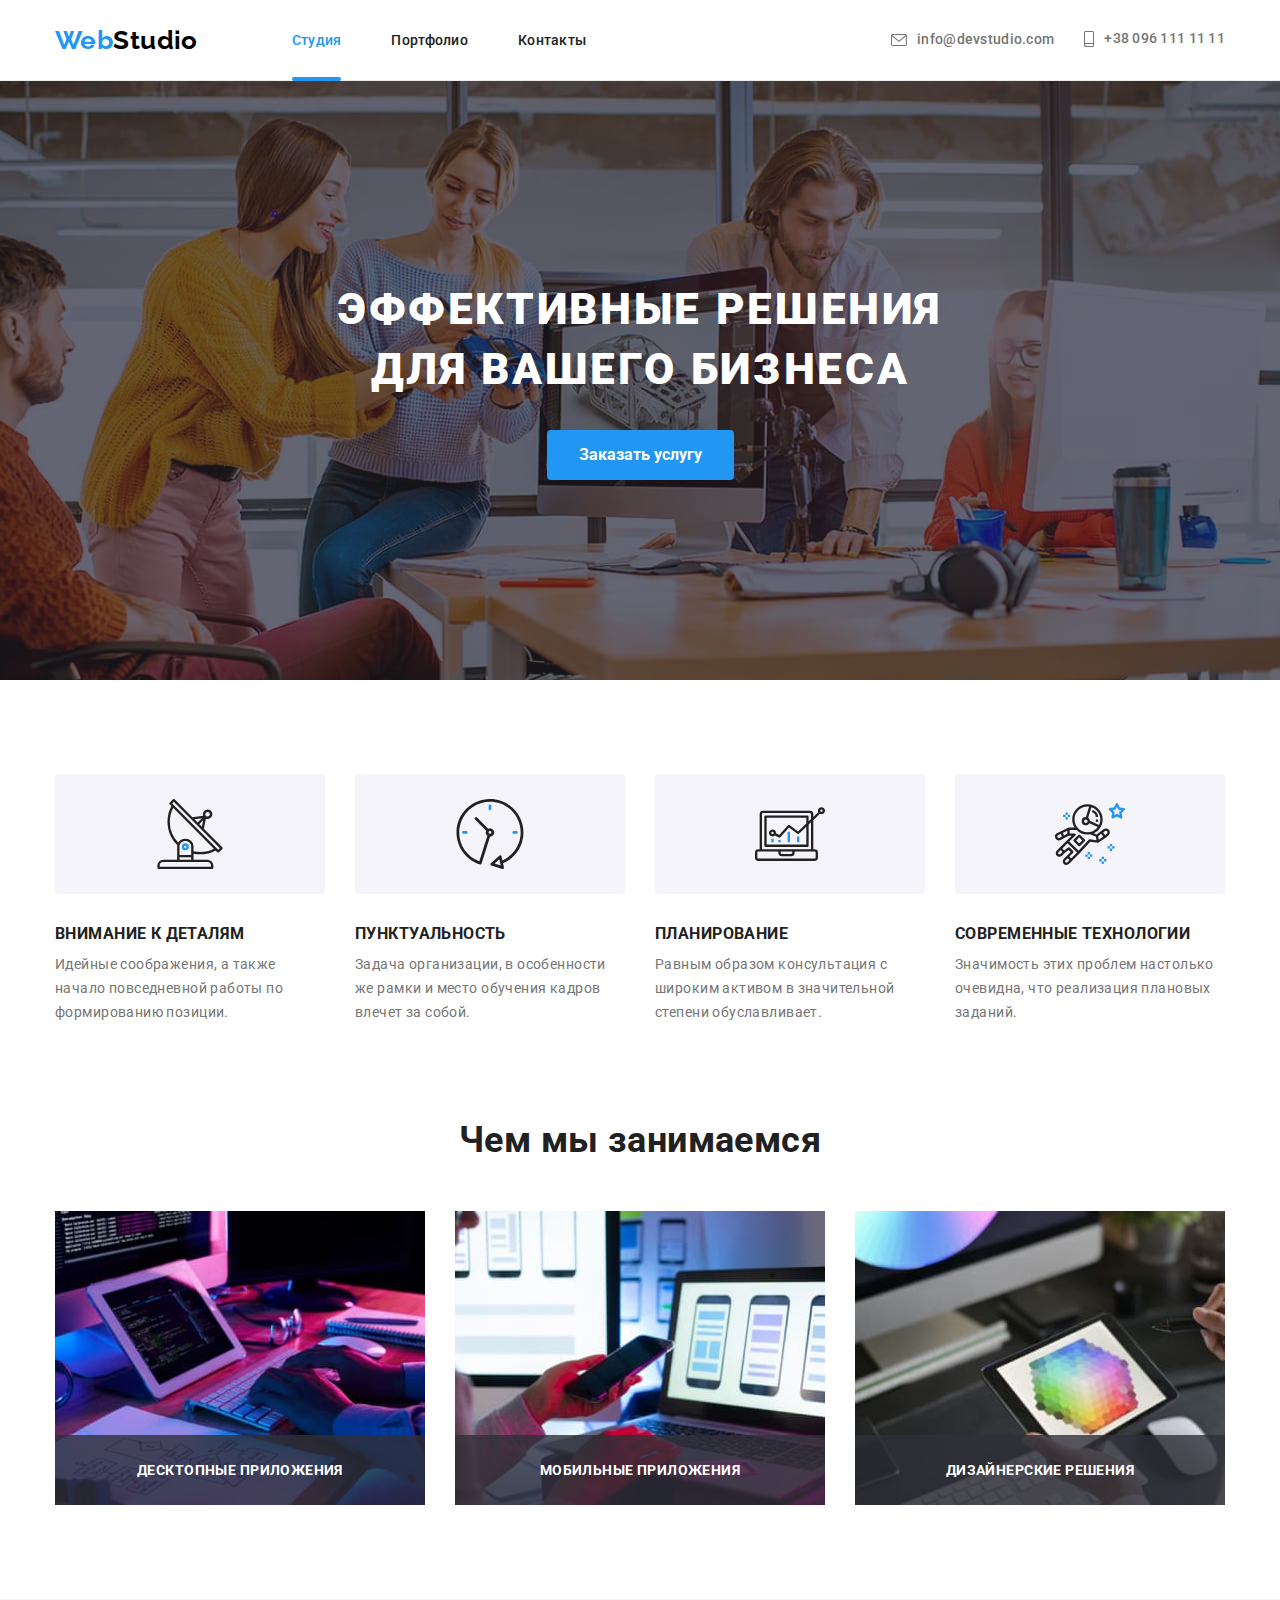
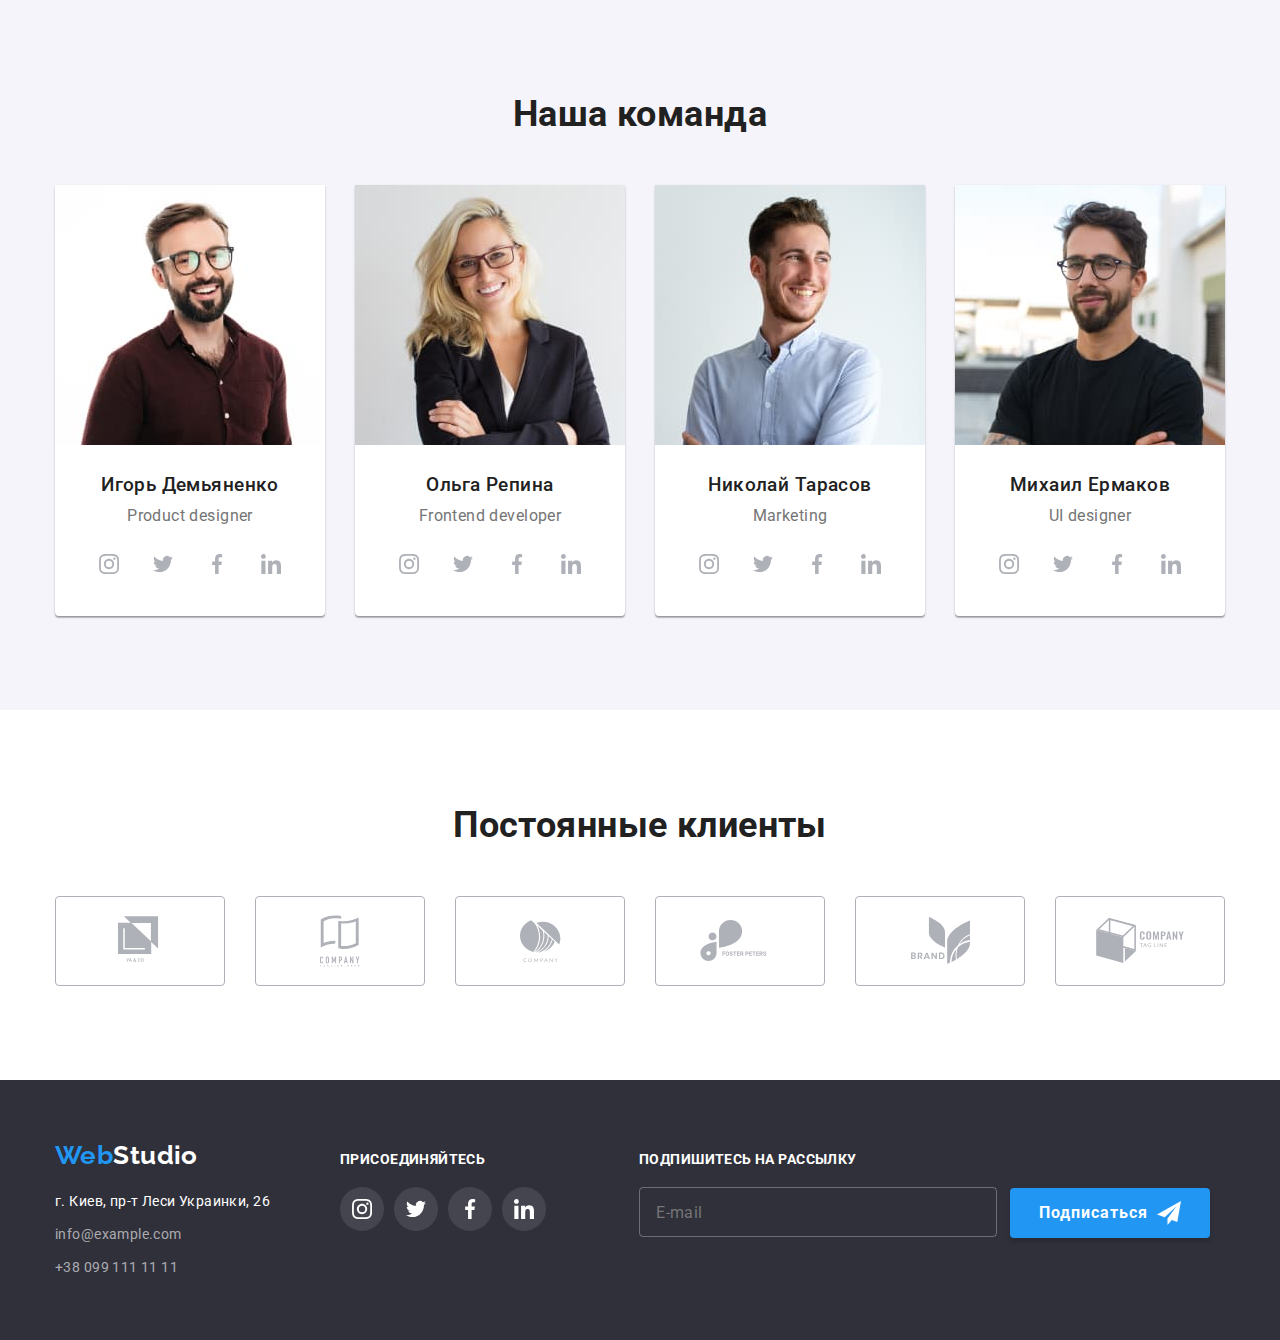
<file: index.html>
<!DOCTYPE html>
<html lang="ru">
  <head>
    <meta charset="UTF-8" />
    <meta name="viewport" content="width=device-width, initial-scale=1.0" />
    <link rel="preconnect" href="https://fonts.gstatic.com" />
    <link
      href="https://fonts.googleapis.com/css2?family=Raleway:wght@400;700&family=Roboto:wght@400;500;700;900&display=swap"
      rel="stylesheet"
    />
    <link
      rel="stylesheet"
      href="https://cdnjs.cloudflare.com/ajax/libs/modern-normalize/1.0.0/modern-normalize.min.css"
    />
    <link rel="stylesheet" href="./css/styles.css" />
    <title>Главная</title>
  </head>
  <body>
    <!-- Секция хедера -->
    <header class="page-header">
      <div class="container header flex">
        <nav class="header-nav flex">
          <a class="logo" href="./index.html" lang="en"
            ><span class="accent">Web</span>Studio</a
          >
          <ul class="nav-list list flex">
            <li class="nav-item current">
              <a class="nav-link current" href="./index.html">Студия</a>
            </li>
            <li class="nav-item">
              <a class="nav-link" href="./portfolio.html">Портфолио</a>
            </li>
            <li class="nav-item">
              <a class="nav-link" href="#contact">Контакты</a>
            </li>
          </ul>
        </nav>
        <ul class="contacts-list list flex">
          <li class="item">
            <a class="contacts-link header" href="mailto:info@devstudio.com">
              <svg class="icon-envelope">
                <use href="./images/sprite.svg#icon-envelope"></use>
              </svg>
              info@devstudio.com</a
            >
          </li>
          <li class="item">
            <a class="contacts-link header" href="tel:+380961111111"
              ><svg class="icon-smartphone">
                <use href="./images/sprite.svg#icon-smartphone"></use>
              </svg>
              +38 096 111 11 11</a
            >
          </li>
        </ul>
      </div>
    </header>
    <main>
      <!-- Модальное окно -->
      <div class="backdrop is-hidden" data-modal>
        <div class="modal">
          <button type="button" class="modal-close-btn" data-modal-close>
            <svg class="icon-cross">
              <use href="./images/sprite.svg#icon-form-cross"></use>
            </svg>
          </button>
          <p class="form-title">Оставьте свои данные, мы вам перезвоним</p>
          <form class="form-structure js-speaker-form" autocomplete="off">
            <div class="form-field">
              <label class="form-label" for="name">Имя</label>
              <div class="input-icon">
                <input class="form-input" type="text" name="name" id="name">
                <svg class="form-icon">
                  <use href=./images/sprite.svg#icon-form-name></use>
                </svg>
              </div>
            </div>
            <div class="form-field">
              <label class="form-label" for="tel">Телефон</label>
              <div class="input-icon">
                <input class="form-input" type="tel" name="tel" id="tel">
                <svg class="form-icon">
                  <use href=./images/sprite.svg#icon-form-tel></use>
                </svg>
              </div>
            </div>
            <div class="form-field">
              <label class="form-label" for="email">Почта</label>
              <div class="input-icon">
                <input class="form-input" type="email" name="email" id="email">
                <svg class="form-icon">
                  <use href="./images/sprite.svg#icon-form-email"></use>
                </svg>
              </div>
            </div>
            <div class="form-field">
              <label class="form-label" for="comment">Комментарий</label>
              <textarea class="form-textarea" name="comment" id="comment" rows="8" placeholder="Введите текст"></textarea>
            </div>
            <div class="form-field policy-field">
              <label class="label-policy">
                <input class="input-policy" type="checkbox" name="policy" id="policy">
                <span class="icon-checkbox"></span>
                Соглашаюсь с рассылкой и принимаю<a href="" class="agreement-link">Условия договора</a>
              </label>
            </div>
            <button class="button-submit" type="submit">Отправить</button>
          </form>
        </div>
      </div>
      <!-- Секция героя -->
      <section class="hero flex">
        <div class="container">
          <h1 class="hero-title">Эффективные решения для вашего бизнеса</h1>
          <!-- Временно оформлена как ссылка -->
          <button type="button" class="hero-button" data-modal-open>
            Заказать услугу
          </button>
        </div>
      </section>
      <!-- Секция преимуществ -->
      <section class="advantages">
        <div class="container">
          <!-- В будущем сделать Н2 скрытым заголовком корректно -->
          <h2 class="advantages-title-main visuallyhidden">
            Наши преимущества
          </h2>
          <ul class="advantages-list list flex">
            <li class="item">
              <div class="advantages-thumb">
                <svg class="advantages-icon">
                  <use href="./images/sprite.svg#icon-antenna"></use>
                </svg>
              </div>
              <h3 class="advantages-title">Внимание к деталям</h3>
              <p class="advantages-text">
                Идейные соображения, а также начало повседневной работы по
                формированию позиции.
              </p>
            </li>
            <li class="item">
              <div class="advantages-thumb">
                <svg class="advantages-icon">
                  <use href="./images/sprite.svg#icon-clock"></use>
                </svg>
              </div>
              <h3 class="advantages-title">Пунктуальность</h3>
              <p class="advantages-text">
                Задача организации, в особенности же рамки и место обучения
                кадров влечет за собой.
              </p>
            </li>
            <li class="item">
              <div class="advantages-thumb">
                <svg class="advantages-icon">
                  <use href="./images/sprite.svg#icon-diagram"></use>
                </svg>
              </div>
              <h3 class="advantages-title">Планирование</h3>
              <p class="advantages-text">
                Равным образом консультация с широким активом в значительной
                степени обуславливает.
              </p>
            </li>
            <li class="item">
              <div class="advantages-thumb">
                <svg class="advantages-icon">
                  <use href="./images/sprite.svg#icon-astronaut"></use>
                </svg>
              </div>
              <h3 class="advantages-title">Современные технологии</h3>
              <p class="advantages-text">
                Значимость этих проблем настолько очевидна, что реализация
                плановых заданий.
              </p>
            </li>
          </ul>
        </div>
      </section>
      <!-- Секция деятельности -->
      <section class="activity">
        <div class="container">
          <h2 class="activity-title">Чем мы занимаемся</h2>
          <ul class="activity-list list flex">
            <li class="activity-item">
              <img
                src="./images/codding.jpg"
                alt="Создание разметки вебстраницы"
              />
              <p class="activity-text">десктопные приложения</p>
            </li>
            <li class="activity-item">
              <img
                src="./images/prototyping.jpg"
                alt="Прототипирование вебстраницы"
              />
              <p class="activity-text">мобильные приложения</p>
            </li>
            <li class="activity-item">
              <img
                src="./images/web-design.jpg"
                alt="Выбор цвета на цифровой палитре"
              />
              <p class="activity-text">дизайнерские решения</p>
            </li>
          </ul>
        </div>
      </section>
      <!-- Секция команды -->
      <section class="team section">
        <div class="container">
          <h2 class="team-title">Наша команда</h2>
          <ul class="team-card-list list flex">
            <li class="team-card">
              <img src="./images/team-one.jpg" alt="Дизайнер продукта" />
              <div class="team-card-content">
                <h3 class="team-card-title">Игорь Демьяненко</h3>
                <p class="team-card-text" lang="en">Product designer</p>
              </div>
              <ul class="team-social list flex">
                <li class="team-social-item">
                  <a class="team-social-link flex" href="">
                    <svg class="team-icon">
                      <use href="./images/sprite.svg#icon-instagram-logo"></use>
                    </svg>
                  </a>
                </li>
                <li class="team-social-item">
                  <a class="team-social-link flex" href="">
                    <svg class="team-icon">
                      <use href="./images/sprite.svg#icon-twitter-logo"></use>
                    </svg>
                  </a>
                </li>
                <li class="team-social-item">
                  <a class="team-social-link flex" href="">
                    <svg class="team-icon">
                      <use href="./images/sprite.svg#icon-facebook-logo"></use>
                    </svg>
                  </a>
                </li>
                <li class="team-social-item">
                  <a class="team-social-link flex" href="">
                    <svg class="team-icon">
                      <use href="./images/sprite.svg#icon-linkedin-logo"></use>
                    </svg>
                  </a>
                </li>
              </ul>
            </li>
            <li class="team-card">
              <img src="./images/team-two.jpg" alt="Фронтенд разработчик" />
              <div class="team-card-content">
                <h3 class="team-card-title">Ольга Репина</h3>
                <p class="team-card-text" lang="en">Frontend developer</p>
              </div>
              <ul class="team-social list flex">
                <li class="team-social-item">
                  <a class="team-social-link flex" href="">
                    <svg class="team-icon">
                      <use href="./images/sprite.svg#icon-instagram-logo"></use>
                    </svg>
                  </a>
                </li>
                <li class="team-social-item">
                  <a class="team-social-link flex" href="">
                    <svg class="team-icon">
                      <use href="./images/sprite.svg#icon-twitter-logo"></use>
                    </svg>
                  </a>
                </li>
                <li class="team-social-item">
                  <a class="team-social-link flex" href="">
                    <svg class="team-icon">
                      <use href="./images/sprite.svg#icon-facebook-logo"></use>
                    </svg>
                  </a>
                </li>
                <li class="team-social-item">
                  <a class="team-social-link flex" href="">
                    <svg class="team-icon">
                      <use href="./images/sprite.svg#icon-linkedin-logo"></use>
                    </svg>
                  </a>
                </li>
              </ul>
            </li>
            <li class="team-card">
              <img src="./images/team-three.jpg" alt="Маркетолог" />
              <div class="team-card-content">
                <h3 class="team-card-title">Николай Тарасов</h3>
                <p class="team-card-text" lang="en">Marketing</p>
              </div>
              <ul class="team-social list flex">
                <li class="team-social-item">
                  <a class="team-social-link flex" href="">
                    <svg class="team-icon">
                      <use href="./images/sprite.svg#icon-instagram-logo"></use>
                    </svg>
                  </a>
                </li>
                <li class="team-social-item">
                  <a class="team-social-link flex" href="">
                    <svg class="team-icon">
                      <use href="./images/sprite.svg#icon-twitter-logo"></use>
                    </svg>
                  </a>
                </li>
                <li class="team-social-item">
                  <a class="team-social-link flex" href="">
                    <svg class="team-icon">
                      <use href="./images/sprite.svg#icon-facebook-logo"></use>
                    </svg>
                  </a>
                </li>
                <li class="team-social-item">
                  <a class="team-social-link flex" href="">
                    <svg class="team-icon">
                      <use href="./images/sprite.svg#icon-linkedin-logo"></use>
                    </svg>
                  </a>
                </li>
              </ul>
            </li>
            <li class="team-card">
              <img src="./images/team-four.jpg" alt="Дизайнер интерфейса" />
              <div class="team-card-content">
                <h3 class="team-card-title">Михаил Ермаков</h3>
                <p class="team-card-text" lang="en">UI designer</p>
              </div>
              <ul class="team-social list flex">
                <li class="team-social-item">
                  <a class="team-social-link flex" href="">
                    <svg class="team-icon">
                      <use href="./images/sprite.svg#icon-instagram-logo"></use>
                    </svg>
                  </a>
                </li>
                <li class="team-social-item">
                  <a class="team-social-link flex" href="">
                    <svg class="team-icon">
                      <use href="./images/sprite.svg#icon-twitter-logo"></use>
                    </svg>
                  </a>
                </li>
                <li class="team-social-item">
                  <a class="team-social-link flex" href="">
                    <svg class="team-icon">
                      <use href="./images/sprite.svg#icon-facebook-logo"></use>
                    </svg>
                  </a>
                </li>
                <li class="team-social-item">
                  <a class="team-social-link flex" href="">
                    <svg class="team-icon">
                      <use href="./images/sprite.svg#icon-linkedin-logo"></use>
                    </svg>
                  </a>
                </li>
              </ul>
            </li>
          </ul>
        </div>
      </section>
      <!-- Секция постоянные клиенты -->
      <section class="clients">
        <div class="container">
          <h2 class="clients-title">Постоянные клиенты</h2>
          <ul class="clients-list list">
            <li class="clients-item">
              <a class="clients-link link" href="">
                <svg class="clients-icons clients-icon-1">
                  <use href="./images/sprite.svg#icon-client-logo-1"></use>
                </svg>
              </a>
            </li>
            <li class="clients-item">
              <a class="clients-link link" href="">
                <svg class="clients-icons clients-icon-2">
                  <use href="./images/sprite.svg#icon-client-logo-2"></use>
                </svg>
              </a>
            </li>
            <li class="clients-item">
              <a class="clients-link link" href="">
                <svg class="clients-icons clients-icon-3">
                  <use href="./images/sprite.svg#icon-client-logo-3"></use>
                </svg>
              </a>
            </li>
            <li class="clients-item">
              <a class="clients-link link" href="">
                <svg class="clients-icons clients-icon-4">
                  <use href="./images/sprite.svg#icon-client-logo-4"></use>
                </svg>
              </a>
            </li>
            <li class="clients-item">
              <a class="clients-link link" href="">
                <svg class="clients-icons clients-icon-5">
                  <use href="./images/sprite.svg#icon-client-logo-5"></use>
                </svg>
              </a>
            </li>
            <li class="clients-item">
              <a class="clients-link link" href="">
                <svg class="clients-icons clients-icon-6">
                  <use href="./images/sprite.svg#icon-client-logo-6"></use>
                </svg>
              </a>
            </li>
          </ul>
        </div>
      </section>
    </main>
    <!-- Секция футера -->
    <footer class="page-footer">
      <div class="container">
        <ul class="footer-block list">
          <li class="footer-adress-part">
            <a class="logo inverse" href="./index.html" lang="en"
              ><span class="accent">Web</span>Studio</a
            >
            <address>
              <ul class="contacts-footer list">
                <li class="item">
                  <a
                    class="address-google"
                    href="https://www.google.com/maps/place/бул.+Леси+Украинки,+26,+Киев,+02000/@50.4265807,30.5361971,17z/data=!3m1!4b1!4m5!3m4!1s0x40d4cf0e033ecbe9:0x57a4dffefec77da0!8m2!3d50.4265807!4d30.5383858"
                    >г. Киев, пр-т Леси Украинки, 26</a
                  >
                </li>
                <li class="item" id="contact">
                  <a class="contacts-link footer" href="mailto:info@example.com"
                    >info@example.com</a
                  >
                </li>
                <li class="item">
                  <a class="contacts-link footer" href="tel:+380991111111"
                    >+38 099 111 11 11</a
                  >
                </li>
              </ul>
            </address>
          </li>
          <li>
            <p class="footer-title">присоединяйтесь</p>
            <ul class="social-footer-list list flex">
              <li class="studio-social">
                <a class="studio-social-link link" href="">
                  <svg class="studio-social-icon">
                    <use href="./images/sprite.svg#icon-instagram-logo"></use>
                  </svg>
                </a>
              </li>
              <li class="studio-social">
                <a class="studio-social-link link" href="">
                  <svg class="studio-social-icon">
                    <use href="./images/sprite.svg#icon-twitter-logo"></use>
                  </svg>
                </a>
              </li>
              <li class="studio-social">
                <a class="studio-social-link link" href="">
                  <svg class="studio-social-icon">
                    <use href="./images/sprite.svg#icon-facebook-logo"></use>
                  </svg>
                </a>
              </li>
              <li class="studio-social">
                <a class="studio-social-link link" href="">
                  <svg class="studio-social-icon">
                    <use href="./images/sprite.svg#icon-linkedin-logo"></use>
                  </svg>
                </a>
              </li>
            </ul>
            <li class="form-item">
              <b class="footer-title">подпишитесь на рассылку</b>
              <form class="sign-form-footer" autocomplete="off">
                <input class="form-footer-input" type="email" name="email" placeholder="E-mail"/>
                <button type="submit" class="sign-button">Подписаться
                  <svg class="icon-sign">
                    <use href="./images/sprite.svg#icon-paper-plane"></use>
                  </svg>
                </button>
                </div>
                </form>
            </li>
          </li>
        </ul>
      </div>
    </footer>
    <script src="./js/modal.js"></script>
  </body>
</html>
</file>
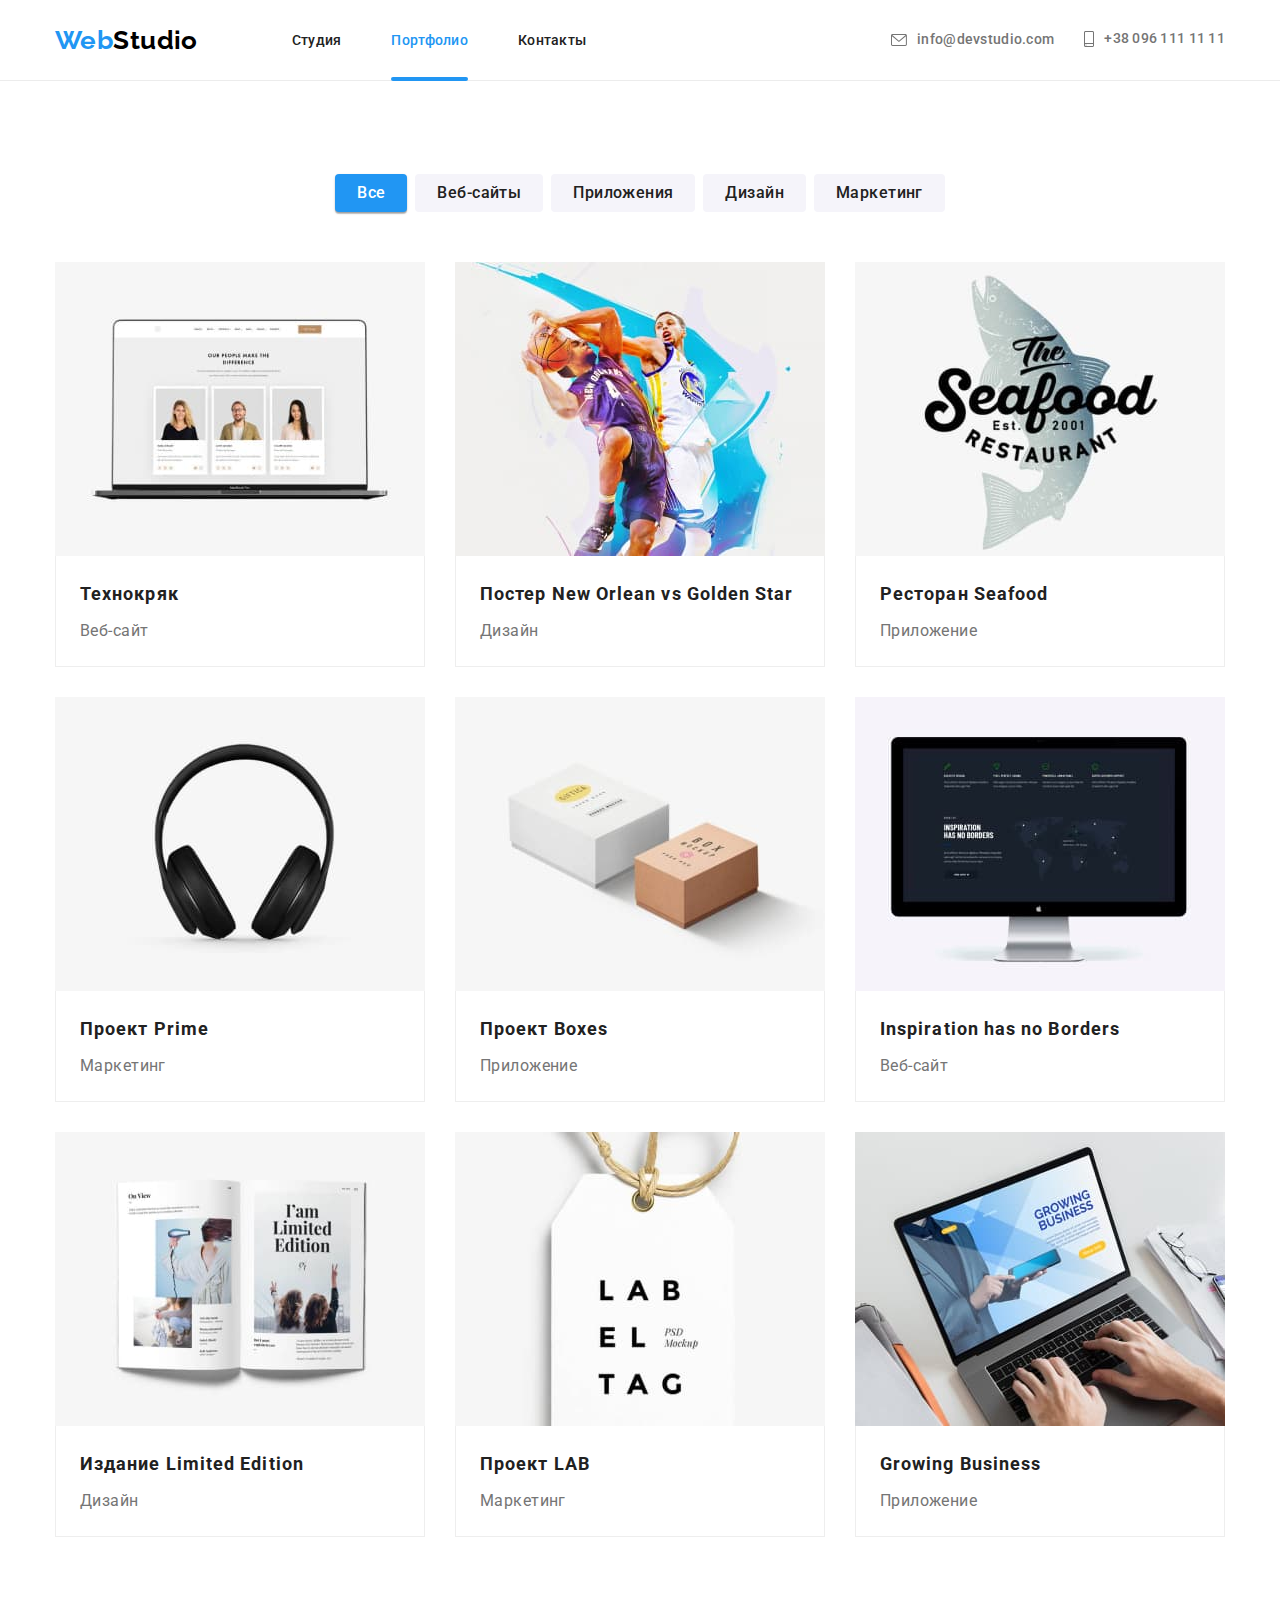
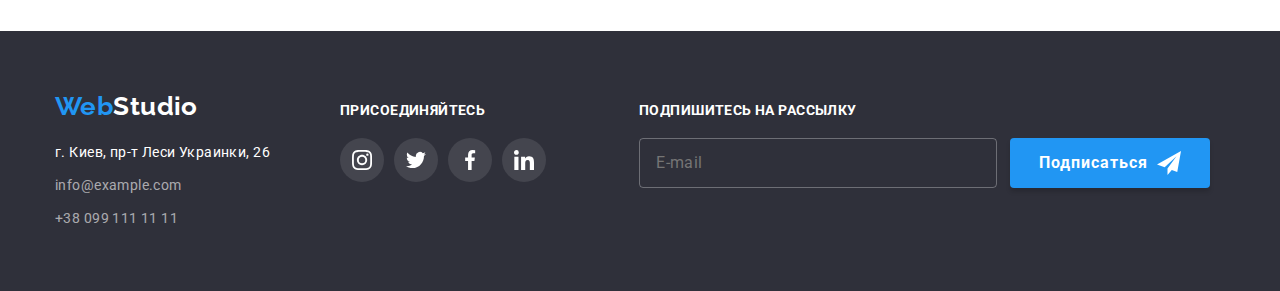
<file: portfolio.html>
<!DOCTYPE html>
<html lang="ru">
  <head>
    <meta charset="UTF-8" />
    <meta name="viewport" content="width=device-width, initial-scale=1.0" />
    <link rel="preconnect" href="https://fonts.gstatic.com" />
    <link
      href="https://fonts.googleapis.com/css2?family=Raleway:wght@400;700&family=Roboto:wght@400;500;700;900&display=swap"
      rel="stylesheet"
    />
    <link
      rel="stylesheet"
      href="https://cdnjs.cloudflare.com/ajax/libs/modern-normalize/1.0.0/modern-normalize.min.css"
    />
    <link rel="stylesheet" href="./css/styles.css" />
    <title>Портфолио</title>
  </head>
  <body>
    <!-- Секция хедера -->
    <header class="page-header">
      <div class="container header flex">
        <nav class="header-nav flex">
          <a class="logo" href="./index.html" lang="en"
            ><span class="accent">Web</span>Studio</a
          >
          <ul class="nav-list list flex">
            <li class="nav-item">
              <a class="nav-link" href="./index.html">Студия</a>
            </li>
            <li class="nav-item">
              <a class="nav-link current" href="./portfolio.html">Портфолио</a>
            </li>
            <li class="nav-item">
              <a class="nav-link" href="#contact">Контакты</a>
            </li>
          </ul>
        </nav>
        <ul class="contacts-list list flex">
          <li class="item">
            <a class="contacts-link header" href="mailto:info@devstudio.com">
              <svg class="icon-envelope">
                <use href="./images/sprite.svg#icon-envelope"></use>
              </svg>
              info@devstudio.com</a
            >
          </li>
          <li class="item">
            <a class="contacts-link header" href="tel:+380961111111"
              ><svg class="icon-smartphone">
                <use href="./images/sprite.svg#icon-smartphone"></use>
              </svg>
              +38 096 111 11 11</a
            >
          </li>
        </ul>
      </div>
    </header>

    <main>
      <!-- В будущем сделать Н1 скрытым заголовком корректно-->
      <h1 class="hero-title visuallyhidden">Наше портфолио</h1>
      <!-- Временно оформлены как ссылки -->
      <section class="portfolio-filter">
        <div class="container">
          <ul class="filter-list list flex">
            <li class="filter-item">
              <a class="filter-button current">Все</a>
            </li>
            <li class="filter-item">
              <a class="filter-button">Веб-сайты</a>
            </li>
            <li class="filter-item">
              <a class="filter-button">Приложения</a>
            </li>
            <li class="filter-item">
              <a class="filter-button">Дизайн</a>
            </li>
            <li class="filter-item">
              <a class="filter-button">Маркетинг</a>
            </li>
          </ul>
          <ul class="gallery-list list flex">
            <li class="gallery-card">
              <a href="" class="gallery-card-link">
                <div class="gallery-card-box">
                  <div class="gallery-image-wrap">
                    <img
                      class="gallery-card-image"
                      src="./images/project-one.jpg"
                      alt="Команда вебсайта Технокряк"
                    />
                    <div class="gallery-image-text">
                      <p>
                        Технокряк это современная площадка распространения
                        коронавируса. Компании используют эту платформу для
                        цифрового шпионажа и атак на защищённые сервера
                        конкурентов.
                      </p>
                    </div>
                  </div>
                  <div class="gallery-card-content">
                    <h2 class="gallery-card-title">Технокряк</h2>
                    <p class="gallery-card-text">Веб-сайт</p>
                  </div>
                </div>
              </a>
            </li>
            <li class="gallery-card">
              <a href="" class="gallery-card-link">
                <div class="gallery-card-box">
                  <div class="gallery-image-wrap">
                    <img
                      class="gallery-card-image"
                      src="./images/project-two.jpg"
                      alt="Два баскетболиста в прыжке"
                    />
                    <div class="gallery-image-text">
                      <p>
                        Технокряк это современная площадка распространения
                        коронавируса. Компании используют эту платформу для
                        цифрового шпионажа и атак на защищённые сервера
                        конкурентов.
                      </p>
                    </div>
                  </div>
                  <div class="gallery-card-content">
                    <h2 class="gallery-card-title">
                      Постер <span lang="en">New Orlean vs Golden Star</span>
                    </h2>
                    <p class="gallery-card-text">Дизайн</p>
                  </div>
                </div>
              </a>
            </li>
            <li class="gallery-card">
              <a href="" class="gallery-card-link">
                <div class="gallery-card-box">
                  <div class="gallery-image-wrap">
                    <img
                      class="gallery-card-image"
                      src="./images/project-three.jpg"
                      alt="Логотип ресторана морепродуктов"
                    />
                    <div class="gallery-image-text">
                      <p>
                        Технокряк это современная площадка распространения
                        коронавируса. Компании используют эту платформу для
                        цифрового шпионажа и атак на защищённые сервера
                        конкурентов.
                      </p>
                    </div>
                  </div>
                  <div class="gallery-card-content">
                    <h2 class="gallery-card-title">
                      Ресторан <span lang="en">Seafood</span>
                    </h2>
                    <p class="gallery-card-text">Приложение</p>
                  </div>
                </div>
              </a>
            </li>
            <li class="gallery-card">
              <a href="" class="gallery-card-link">
                <div class="gallery-card-box">
                  <div class="gallery-image-wrap">
                    <img
                      class="gallery-card-image"
                      src="./images/project-four.jpg"
                      alt="Беспроводные закрытые наушники"
                    />
                    <div class="gallery-image-text">
                      <p>
                        Технокряк это современная площадка распространения
                        коронавируса. Компании используют эту платформу для
                        цифрового шпионажа и атак на защищённые сервера
                        конкурентов.
                      </p>
                    </div>
                  </div>
                  <div class="gallery-card-content">
                    <h2 class="gallery-card-title">
                      Проект <span lang="en">Prime</span>
                    </h2>
                    <p class="gallery-card-text">Маркетинг</p>
                  </div>
                </div>
              </a>
            </li>
            <li class="gallery-card">
              <a href="" class="gallery-card-link">
                <div class="gallery-card-box">
                  <div class="gallery-image-wrap">
                    <img
                      class="gallery-card-image"
                      src="./images/project-five.jpg"
                      alt="Две разные коробки"
                    />
                    <div class="gallery-image-text">
                      <p>
                        Технокряк это современная площадка распространения
                        коронавируса. Компании используют эту платформу для
                        цифрового шпионажа и атак на защищённые сервера
                        конкурентов.
                      </p>
                    </div>
                  </div>
                  <div class="gallery-card-content">
                    <h2 class="gallery-card-title">
                      Проект <span lang="en">Boxes</span>
                    </h2>
                    <p class="gallery-card-text">Приложение</p>
                  </div>
                </div>
              </a>
            </li>
            <li class="gallery-card">
              <a href="" class="gallery-card-link">
                <div class="gallery-card-box">
                  <div class="gallery-image-wrap">
                    <img
                      class="gallery-card-image"
                      src="./images/project-six.jpg"
                      alt="Главная страница вебсайта"
                    />
                    <div class="gallery-image-text">
                      <p>
                        Технокряк это современная площадка распространения
                        коронавируса. Компании используют эту платформу для
                        цифрового шпионажа и атак на защищённые сервера
                        конкурентов.
                      </p>
                    </div>
                  </div>
                  <div class="gallery-card-content">
                    <h2 class="gallery-card-title" lang="en">
                      Inspiration has no Borders
                    </h2>
                    <p class="gallery-card-text">Веб-сайт</p>
                  </div>
                </div>
              </a>
            </li>
            <li class="gallery-card">
              <a href="" class="gallery-card-link">
                <div class="gallery-card-box">
                  <div class="gallery-image-wrap">
                    <img
                      class="gallery-card-image"
                      src="./images/project-seven.jpg"
                      alt="Разворот открытой книгие"
                    />
                    <div class="gallery-image-text">
                      <p>
                        Технокряк это современная площадка распространения
                        коронавируса. Компании используют эту платформу для
                        цифрового шпионажа и атак на защищённые сервера
                        конкурентов.
                      </p>
                    </div>
                  </div>
                  <div class="gallery-card-content">
                    <h2 class="gallery-card-title">
                      Издание <span lang="en">Limited Edition</span>
                    </h2>
                    <p class="gallery-card-text">Дизайн</p>
                  </div>
                </div>
              </a>
            </li>
            <li class="gallery-card">
              <a href="" class="gallery-card-link">
                <div class="gallery-card-box">
                  <div class="gallery-image-wrap">
                    <img
                      class="gallery-card-image"
                      src="./images/project-eight.jpg"
                      alt="Белая бирка с подписью"
                    />
                    <div class="gallery-image-text">
                      <p>
                        Технокряк это современная площадка распространения
                        коронавируса. Компании используют эту платформу для
                        цифрового шпионажа и атак на защищённые сервера
                        конкурентов.
                      </p>
                    </div>
                  </div>
                  <div class="gallery-card-content">
                    <h2 class="gallery-card-title">
                      Проект <span lang="en">LAB</span>
                    </h2>
                    <p class="gallery-card-text">Маркетинг</p>
                  </div>
                </div>
              </a>
            </li>
            <li class="gallery-card">
              <a href="" class="gallery-card-link">
                <div class="gallery-card-box">
                  <div class="gallery-image-wrap">
                    <img
                      class="gallery-card-image"
                      src="./images/project-nine.jpg"
                      alt="Отображение веб-сайта на ноутбуке"
                    />
                    <div class="gallery-image-text">
                      <p>
                        Технокряк это современная площадка распространения
                        коронавируса. Компании используют эту платформу для
                        цифрового шпионажа и атак на защищённые сервера
                        конкурентов.
                      </p>
                    </div>
                  </div>
                  <div class="gallery-card-content">
                    <h2 class="gallery-card-title" lang="en">
                      Growing Business
                    </h2>
                    <p class="gallery-card-text">Приложение</p>
                  </div>
                </div>
              </a>
            </li>
          </ul>
        </div>
      </section>
    </main>
    <!-- Секция футера -->
    <footer class="page-footer">
      <div class="container">
        <ul class="footer-block list">
          <li class="footer-adress-part">
            <a class="logo inverse" href="./index.html" lang="en"
              ><span class="accent">Web</span>Studio</a
            >
            <address>
              <ul class="contacts-footer list">
                <li class="item">
                  <a
                    class="address-google"
                    href="https://www.google.com/maps/place/бул.+Леси+Украинки,+26,+Киев,+02000/@50.4265807,30.5361971,17z/data=!3m1!4b1!4m5!3m4!1s0x40d4cf0e033ecbe9:0x57a4dffefec77da0!8m2!3d50.4265807!4d30.5383858"
                    >г. Киев, пр-т Леси Украинки, 26</a
                  >
                </li>
                <li class="item" id="contact">
                  <a class="contacts-link footer" href="mailto:info@example.com"
                    >info@example.com</a
                  >
                </li>
                <li class="item">
                  <a class="contacts-link footer" href="tel:+380991111111"
                    >+38 099 111 11 11</a
                  >
                </li>
              </ul>
            </address>
          </li>
          <li>
            <p class="footer-title">присоединяйтесь</p>
            <ul class="social-footer-list list flex">
              <li class="studio-social">
                <a class="studio-social-link link" href="">
                  <svg class="studio-social-icon">
                    <use href="./images/sprite.svg#icon-instagram-logo"></use>
                  </svg>
                </a>
              </li>
              <li class="studio-social">
                <a class="studio-social-link link" href="">
                  <svg class="studio-social-icon">
                    <use href="./images/sprite.svg#icon-twitter-logo"></use>
                  </svg>
                </a>
              </li>
              <li class="studio-social">
                <a class="studio-social-link link" href="">
                  <svg class="studio-social-icon">
                    <use href="./images/sprite.svg#icon-facebook-logo"></use>
                  </svg>
                </a>
              </li>
              <li class="studio-social">
                <a class="studio-social-link link" href="">
                  <svg class="studio-social-icon">
                    <use href="./images/sprite.svg#icon-linkedin-logo"></use>
                  </svg>
                </a>
              </li>
            </ul>
            <li class="form-item">
              <b class="footer-title">подпишитесь на рассылку</b>
              <form class="sign-form-footer" autocomplete="off">
                <input class="form-footer-input" type="email" name="email" placeholder="E-mail"/>
                <button type="submit" class="sign-button">Подписаться
                  <svg class="icon-sign">
                    <use href="./images/sprite.svg#icon-paper-plane"></use>
                  </svg>
                </button>
                </div>
                </form>
            </li>
          </li>
        </ul>
      </div>
    </footer>
  </body>
</html>
</file>
<file: css/styles.css>
/* primary background color: #ffffff */
/* secondary background color: #F5F4FA */
/* primary text color: #212121 */
/* secondary text color: #ffffff */
/* tertiary text color: #757575 */
/* accent color: #2196f3 */

/* Поряжок укаания стилей:
- позиционирование
- стили блочной модели (разделение пустой строкой)
- стили цвета (разделение пустой строкой)
- стили шрифта (разделение пустой строкой)
- декоративные эффекты, анимации (разделение пустой строкой) */

:root {
  --primary-background-color: #ffffff;
  --secondary-background-color: #f5f4fa;
  --primary-text-color: #212121;
  --secondary-text-color: #ffffff;
  --tertiary-text-color: #757575;
  --accent-color: #2196f3;
  --logo-color: #afb1b8;
  --semitransparante-bg-color: rgba(47, 48, 58, 0.8);
  --animation-timing: cubic-bezier(0.4, 0, 0.2, 1);
  --form-border-color: rgba(33, 33, 33, 0.2);
}

body {
  padding-top: 80px;
  background-color: var(--primary-background-color);
  color: var(--primary-text-color);

  font-family: 'Roboto', sans-serif;
  font-size: 14px;
  line-height: 1.17;
  letter-spacing: 0.03em;
}

/* Utilities */

.container {
  margin-left: auto;
  margin-right: auto;
  width: 1200px;
  padding-left: 15px;
  padding-right: 15px;

  /* outline: 1px solid tomato; */
}

a,
.link {
  text-decoration: none;
}

address {
  font-style: normal;
}

img {
  display: block;
  max-width: 100%;
  height: auto;
}

.list,
h1,
h2,
h3,
p {
  padding: 0;
  margin: 0;
  list-style: none;
}

.visuallyhidden {
  position: absolute;
  width: 1px;
  height: 1px;
  margin: -1px;
  border: 0;
  padding: 0;
  white-space: nowrap;
  clip-path: inset(100%);
  clip: rect(0 0 0 0);
  overflow: hidden;
}

.accent,
.nav-link.current,
.nav-link:hover,
.nav-link:focus,
.contacts-link:hover,
.contacts-link:focus {
  color: var(--accent-color);
}

.flex {
  display: flex;
  align-items: center;

  /* outline: 2px solid green; */
}

/* Logo */

.logo {
  color: #000000;

  font-family: 'Raleway', sans-serif;
  font-size: 26px;
  font-weight: 700;
}

.logo.inverse {
  color: var(--secondary-text-color);
}

/* Цвет акцента логотипа указан в Utilities */

/* Header */
.page-header {
  position: fixed;
  top: 0;
  left: 0;
  min-height: 80px;
  width: 100%;
  z-index: 1;

  background-color: var(--primary-background-color);
  border-bottom: 1px solid #ececec;
}

.nav-list {
  margin-left: 94px;
}

.nav-item:not(:last-child) {
  margin-right: 50px;
}

.nav-link {
  position: relative;
  display: block;
  /* Область ссылок увеличина согласно видео Репеты */
  padding-top: 32px;
  padding-bottom: 32px;

  color: var(--primary-text-color);
  font-weight: 500;
  letter-spacing: 0.02em;

  transition: color 250ms var(--animation-timing);
}

.nav-link::after {
  position: absolute;
  left: 0;
  bottom: -1px;
  opacity: 0;
  content: '';
  width: 100%;
  height: 4px;
  border-radius: 2px;
  background-color: var(--accent-color);
}

.nav-link.current::after {
  opacity: 1;
}

.contacts-list {
  margin-left: auto;
  font-weight: 500;
  letter-spacing: 0.02em;
}

.contacts-list .item:not(:last-child) {
  margin-right: 30px;
}

.contacts-link,
.advantages-text,
.team-card-text {
  color: var(--tertiary-text-color);
}

.contacts-link {
  transition: color 250ms var(--animation-timing);
}

.contacts-link.header {
  display: inline-flex;
  align-items: center;
}

.icon-envelope {
  width: 16px;
  height: 12px;
  margin-right: 10px;

  fill: currentColor;
}

.icon-smartphone {
  width: 10px;
  height: 16px;
  margin-right: 10px;

  fill: currentColor;
}

.icon-envelope:focus,
.icon-envelope:hover {
  fill: var(--accent-color);
}

/* Модальное окно */
.backdrop {
  position: fixed;
  top: 0;
  left: 0;
  z-index: 1;
  width: 100%;
  height: 100%;
  background-color: rgba(0, 0, 0, 0.2);

  transition: opacity 250ms var(--animation-timing);
}

.backdrop.is-hidden {
  opacity: 0;
  pointer-events: none;
}

.backdrop.is-hidden .modal {
  transform: translate(-50%, -50%) scale(0.7);
}

.modal {
  position: absolute;
  top: 50%;
  left: 50%;

  min-width: 528px;
  padding: 40px;
  background-color: var(--primary-background-color);
  border-radius: 4px;
  box-shadow: 0px 1px 3px rgba(0, 0, 0, 0.12), 0px 1px 1px rgba(0, 0, 0, 0.14),
    0px 2px 1px rgba(0, 0, 0, 0.2);

  transform: translate(-50%, -50%) scale(1);
  transition: transform 250ms var(--animation-timing);
}

.modal-close-btn {
  position: absolute;
  top: 8px;
  right: 8px;
  width: 30px;
  height: 30px;
  border: 1px solid rgba(0, 0, 0, 0.1);
  border-radius: 50%;
  background-color: var(--primary-background-color);
  cursor: pointer;
}

.icon-cross {
  position: absolute;
  top: 50%;
  left: 50%;
  transform: translate(-50%, -50%);
  fill: #000000;
  width: 11px;
  height: 11px;

  transition: fill 250ms var(--animation-timing);
}

.modal-close-btn:hover .icon-cross {
  fill: var(--accent-color);
}

/* Форма заявки */

.form-structure {
  width: 100%;
}

.form-title {
  font-weight: 700;
  font-size: 20px;
  line-height: 1.15;
  text-align: center;
  color: var(--primary-text-color);
  margin-bottom: 12px;
}

.form-field {
  display: flex;
  flex-direction: column;
  margin-bottom: 10px;
}

.form-label {
  margin-bottom: 4px;
  font-size: 12px;
  letter-spacing: 0.01em;

  color: var(--tertiary-text-color);
}

.form-input {
  height: 40px;
  margin: 0;
  padding: 11px 12px 11px 42px;

  border: 1px solid var(--form-border-color);
  border-radius: 4px;
  outline: none;

  transition: border 250ms var(--animation-timing);
}

.form-input:focus {
  border: 1px solid var(--accent-color);
}

.input-icon {
  position: relative;
  display: flex;
  flex-direction: column;
}

.form-icon {
  position: absolute;
  top: 50%;
  left: 12px;
  transform: translateY(-50%);

  width: 18px;
  height: 18px;

  fill: currentColor;
  transition: fill 250ms var(--animation-timing);
}

.form-input:focus ~ .form-icon {
  fill: var(--accent-color);
}

.form-textarea {
  resize: none;
  height: 120px;
  padding: 12px 16px;

  border: 1px solid var(--form-border-color);
  border-radius: 4px;
  outline: none;

  transition: border-color 250ms var(--animation-timing);
}

.form-textarea:focus {
  border: 1px solid var(--accent-color);
}

.form-textarea::placeholder {
  font-size: 12px;
  letter-spacing: 0.01em;

  color: rgba(117, 117, 117, 0.5);
}

.policy-field {
  display: flex;
  flex-direction: row;
  justify-content: center;
  align-items: center;
  margin-bottom: 30px;
}

.label-policy {
  display: flex;
  align-items: center;
  line-height: 1.71;
}

.agreement-link {
  margin-left: 5px;
  color: var(--accent-color);
  text-decoration: underline;
}
.agreement-link:focus {
  color: var(--accent-color);
  text-decoration: underline;
}

.input-policy {
  position: absolute;
  width: 1px;
  height: 1px;
  margin: -1px;
  border: 0;
  padding: 0;
  clip: rect(0 0 0 0);
  overflow: hidden;
}

.icon-checkbox {
  width: 16px;
  height: 15px;
  border: 2px solid var(--primary-text-color);
  border-radius: 2px;
  margin-right: 7px;
}

.input-policy:checked + .icon-checkbox {
  border: 2px solid var(--accent-color);
  background-color: var(--accent-color);
  background-image: url('../images/icon-check.svg');
  background-origin: border-box;
}

.button-submit {
  display: block;
  margin: 0 auto;
  width: 200px;
  height: 50px;
  padding: 10px 55px;

  border: none;
  border-radius: 4px;
  box-shadow: 0px 4px 4px rgba(0, 0, 0, 0.15);
  font-size: 16px;
  line-height: 1.87;
  font-weight: 700;
  letter-spacing: 0.06em;
  cursor: pointer;

  background-color: var(--accent-color);
  color: var(--secondary-text-color);
  transition: background-color 250ms var(--timing-func);
}

.button-submit:hover {
  background-color: #188ce8;
}

/* Hero */

.hero {
  text-align: center;
  /* Фиксированная высота в стилях для отображения фона */
  max-width: 1600px;
  height: 600px;
  margin-right: auto;
  margin-left: auto;
  padding-top: 200px;
  padding-bottom: 200px;
  background-color: #2f303a;
  background-image: linear-gradient(
      to right,
      rgba(47, 48, 58, 0.4),
      rgba(47, 48, 58, 0.4)
    ),
    url('../images/hero-bg.jpg');
  background-repeat: no-repeat;
  background-position: center;
  background-size: cover;
}

.hero-title {
  width: 696px;
  margin-bottom: 30px;
  margin-right: auto;
  margin-left: auto;

  color: var(--secondary-text-color);
  text-transform: uppercase;
  font-size: 44px;
  font-weight: 900;
  line-height: 1.36;
  letter-spacing: 0.06em;
}

.hero-button {
  padding-top: 10px;
  padding-right: 32px;
  padding-bottom: 10px;
  padding-left: 32px;
  border-radius: 4px;
  border-width: 0;

  cursor: pointer;

  background-color: var(--accent-color);
  color: var(--secondary-text-color);

  font-weight: 700;
  font-size: 16px;
  line-height: 1.87;

  transition: background-color 250ms var(--animation-timing),
    color 250ms var(--animation-timing);
}

.hero-button:focus,
.hero-button:hover {
  background-color: var(--primary-background-color);
  color: var(--accent-color);
}

/* Advantages */

.advantages {
  padding-top: 94px;
  padding-bottom: 94px;
}

.advantages-thumb {
  display: flex;
  justify-content: center;
  align-items: center;
  height: 120px;
  margin-bottom: 30px;
  background-color: var(--secondary-background-color);
  border-radius: 4px;
}

.advantages-icon {
  width: 70px;
  height: 70px;
}

.advantages-list {
  align-items: flex-start;
}

/* advantages-title-main - скрыт в блоке utilities*/

.advantages-title {
  margin-bottom: 10px;

  font-weight: 700;
  text-transform: uppercase;
}

.advantages-text {
  /* цвет указан в блоке Header */
  line-height: 1.71;
}

.advantages-list .item:not(:last-child) {
  margin-right: 30px;
}

.advantages-list .item {
  width: calc((100% - 90px) / 4);
}

/* Activity */

.activity {
  padding-bottom: 94px;
}

.activity-title,
.team-title,
.clients-title {
  margin-bottom: 50px;
  font-weight: 700;
  font-size: 36px;
  text-align: center;
}

.activity-item:not(:last-child) {
  margin-right: 30px;
}

.activity-item {
  position: relative;
  z-index: -1;
  width: calc((100% - 60px) / 3);
}

.activity-text {
  position: absolute;
  bottom: 0;
  left: 0;
  width: 100%;
  padding-top: 27px;
  padding-bottom: 27px;
  background-color: var(--semitransparante-bg-color);
  color: var(--secondary-text-color);
  text-align: center;
  text-transform: uppercase;
  font-weight: 700;
}

/* Team */

/* Team title прописан в блоке activity */

.team.section {
  background-color: var(--secondary-background-color);
  padding-top: 94px;
  padding-bottom: 94px;
}

.team-card:not(:last-child) {
  margin-right: 30px;
}

.team-card {
  width: calc((100% - 90px) / 4);
  background-color: var(--primary-background-color);
  box-shadow: 0px 1px 3px rgba(0, 0, 0, 0.12), 0px 1px 1px rgba(0, 0, 0, 0.14),
    0px 2px 1px rgba(0, 0, 0, 0.2);
  border-radius: 0px 0px 4px 4px;
}

.team-card-content {
  padding-top: 30px;

  font-size: 16px;
  text-align: center;
}

.team-card-title {
  margin-bottom: 10px;
  font-weight: 500;
}

.team-social {
  padding-top: 16px;
  padding-right: 32px;
  padding-bottom: 30px;
  padding-left: 32px;
  justify-content: center;
}

.team-social-item:not(:last-child) {
  margin-right: 10px;
}

.team-social-link {
  width: 44px;
  height: 44px;
  justify-content: center;
  border-radius: 50%;
  background-color: var(--primary-background-color);
  color: var(--logo-color);

  transition: color 250ms var(--animation-timing),
    background-color 250ms var(--animation-timing);
}

.team-icon {
  width: 20px;
  height: 20px;
  fill: currentColor;

  transition: fill 250ms var(--animation-timing);
}

.team-social-link:hover,
.team-social-link:focus {
  color: var(--primary-background-color);
  background-color: var(--accent-color);
}

.team-icon:hover,
.team-icon:focus {
  color: var(--primary-background-color);
}

/* Clients */

.clients {
  padding-top: 94px;
  padding-bottom: 94px;
}

/* Clients title прописан в блоке activity */

.clients-list {
  display: flex;
  justify-content: space-between;
}

.clients-link {
  display: flex;
  align-items: center;
  justify-content: center;
  width: 170px;
  height: 90px;
  border-radius: 4px;
  border: 1px solid #afb1b8;
  background-color: var(--primary-background-color);
  color: var(--logo-color);

  transition: border-color 250ms var(--animation-timing);
}

.clients-link:hover,
.clients-link:focus {
  border: 1px solid var(--accent-color);
}

.clients-icons {
  fill: currentColor;
  transition: fill 250ms var(--animation-timing);
}

.clients-icon-1 {
  width: 44.27px;
  height: 49.23px;
}
.clients-icon-2 {
  width: 40px;
  height: 52px;
}
.clients-icon-3 {
  width: 41px;
  height: 42.6px;
}
.clients-icon-4 {
  width: 79.66px;
  height: 42.02px;
}
.clients-icon-5 {
  width: 59px;
  height: 47px;
}
.clients-icon-6 {
  width: 88.48px;
  height: 45.44px;
}

.clients-link:hover .clients-icons,
.clients-link:focus .clients-icons {
  fill: var(--accent-color);
}

/* Footer */

.page-footer {
  padding-top: 60px;
  padding-bottom: 60px;
  background-color: #2f303a;
}

.footer-block {
  display: flex;
  align-items: baseline;
}

.contacts-footer {
  margin-top: 20px;
  line-height: 1.71;
}

.contacts-footer .item + .item {
  margin-top: 9px;
}

.address-google {
  color: var(--secondary-text-color);
}

.contacts-link.footer {
  color: rgba(255, 255, 255, 0.6);
}

.footer-adress-part {
  margin-right: 70px;
}

.footer-title {
  margin-bottom: 20px;
  font-size: 14px;
  font-weight: 700;
  text-transform: uppercase;

  color: var(--secondary-text-color);
}

.social-footer-list {
  margin-right: 93px;
}

.studio-social-link {
  display: flex;
  align-items: center;
  justify-content: center;
  width: 44px;
  height: 44px;

  border-radius: 50%;
  background-color: rgba(255, 255, 255, 0.1);
  color: var(--secondary-text-color);

  transition: background-color 250ms var(--animation-timing);
}

.studio-social-link:hover,
.studio-social-link:focus {
  background-color: var(--accent-color);
}

.studio-social:not(:last-child) {
  margin-right: 10px;
}

.studio-social-icon {
  width: 20px;
  height: 20px;

  fill: currentColor;
}

.form-footer-input {
  display: inline-flex;
  width: 358px;
  height: 50px;
  margin-right: 10px;
  margin-top: 20px;
  padding: 15px 16px;
  outline: none;

  border: 1px solid rgba(255, 255, 255, 0.3);
  border-radius: 4px;

  font-size: 16px;
  line-height: 1.25;
  letter-spacing: 0.03em;
  color: var(--tertiary-text-color);
  background-color: transparent;
}

.sign-button {
  display: inline-flex;
  justify-content: space-between;
  align-items: center;

  width: 200px;
  height: 50px;
  padding: 10px 29px;

  border-radius: 4px;
  box-shadow: 0px 4px 4px rgba(0, 0, 0, 0.15);
  border: none;
  cursor: pointer;

  font-size: 16px;
  line-height: 1.87;
  font-weight: 700;
  letter-spacing: 0.06em;
  text-align: left;

  color: var(--secondary-text-color);
  background-color: var(--accent-color);
}

.icon-sign {
  width: 24px;
  height: 24px;
  fill: currentColor;
}

/* Portfolio Hero (начало блоков страницы Портфолио) */

/* .hero-title - в блоке utilities */

/* Portfolio filter */

.portfolio-filter {
  padding-top: 94px;
  padding-bottom: 94px;
}

.filter-list {
  justify-content: center;
  margin-bottom: 50px;
}

.filter-button {
  display: inline-block;
  padding: 6px 22px;
  border-radius: 4px;
  text-align: center;

  background-color: var(--secondary-background-color);

  font-weight: 500;
  font-size: 16px;
  line-height: 1.62;

  transition: color 250ms var(--animation-timing),
    background-color 250ms var(--animation-timing),
    box-shadow 250ms var(--animation-timing);
}

.filter-item:not(:last-child) {
  margin-right: 8px;
}

.filter-button:hover,
.filter-button:focus,
.filter-button.current {
  background-color: var(--accent-color);
  color: var(--secondary-text-color);
  box-shadow: 0px 1px 3px rgba(0, 0, 0, 0.12), 0px 1px 1px rgba(0, 0, 0, 0.14),
    0px 2px 1px rgba(0, 0, 0, 0.2);
}

/* Portfolio gallery */

.gallery-list {
  flex-wrap: wrap;
}

.gallery-card {
  width: calc((100% - 60px) / 3);
}

.gallery-card:hover {
  box-shadow: 0px 1px 1px rgba(0, 0, 0, 0.12), 0px 4px 4px rgba(0, 0, 0, 0.06),
    1px 4px 6px rgba(0, 0, 0, 0.16);
}

.gallery-card:not(:nth-child(3n)) {
  margin-right: 30px;
}

.gallery-card:not(:nth-last-child(-n + 3)) {
  margin-bottom: 30px;
}

.gallery-image-wrap {
  position: relative;
  overflow: hidden;
}

.gallery-image-text {
  position: absolute;
  top: 0;
  left: 0;
  width: 100%;
  height: 100%;
  padding-right: 24px;
  padding-left: 24px;
  padding-top: 63px;
  padding-bottom: 63px;
  opacity: 0;
  background-color: var(--accent-color);
  color: var(--secondary-text-color);
  font-size: 18px;
  line-height: 1.55;

  transform: translatey(100%);

  transition: opacity 250ms var(--animation-timing),
    transform 250ms var(--animation-timing);
}

.gallery-card-link:hover .gallery-image-text,
.gallery-card-link:focus .gallery-image-text {
  opacity: 0.9;
  transform: translatey(0%);
}

.gallery-card-content {
  padding-right: 24px;
  padding-left: 24px;
  padding-top: 20px;
  padding-bottom: 20px;

  border-right: 1px solid #eeeeee;
  border-bottom: 1px solid #eeeeee;
  border-left: 1px solid #eeeeee;

  background-color: var(--primary-background-color);
}

.gallery-card-title {
  margin-bottom: 4px;

  color: var(--primary-text-color);
  font-weight: 700;
  font-size: 18px;
  line-height: 2;
  letter-spacing: 0.06em;
}

.gallery-card-text {
  color: var(--tertiary-text-color);

  font-size: 16px;
  line-height: 1.87;
}
</file>
